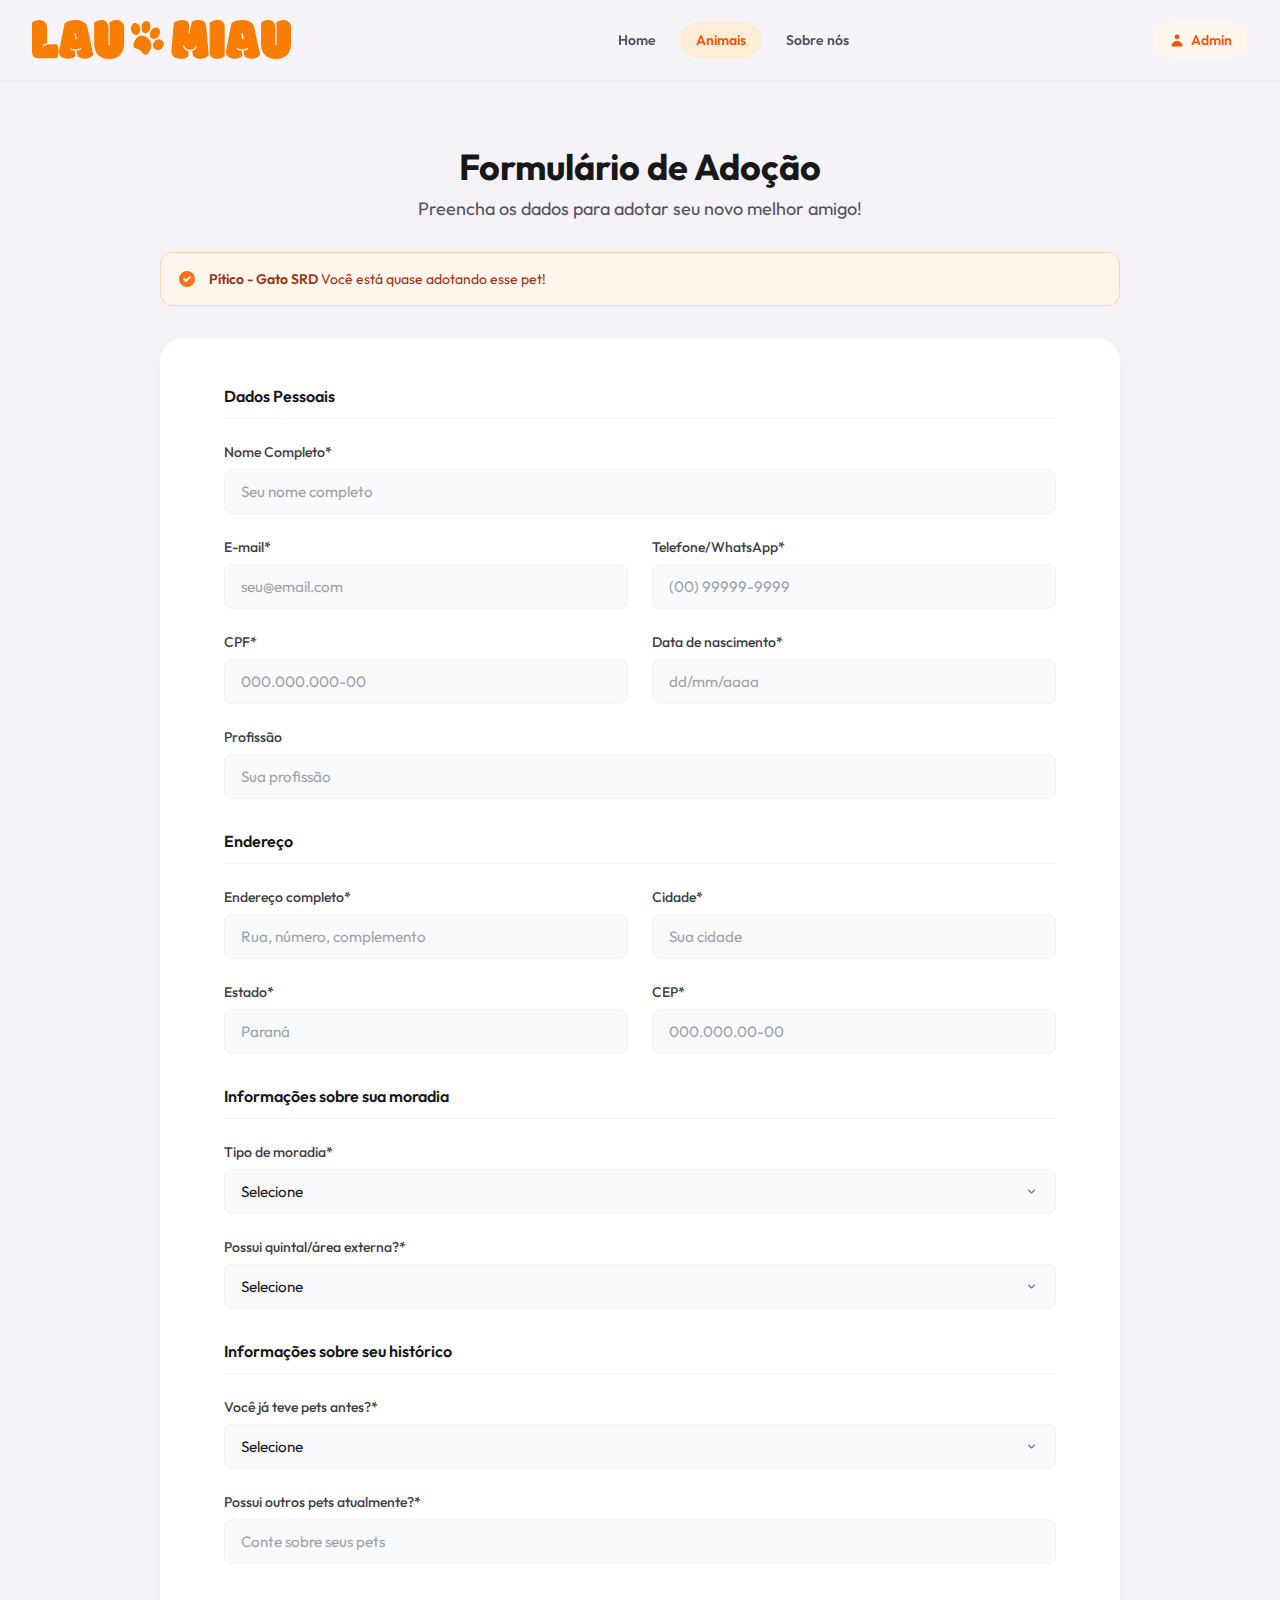
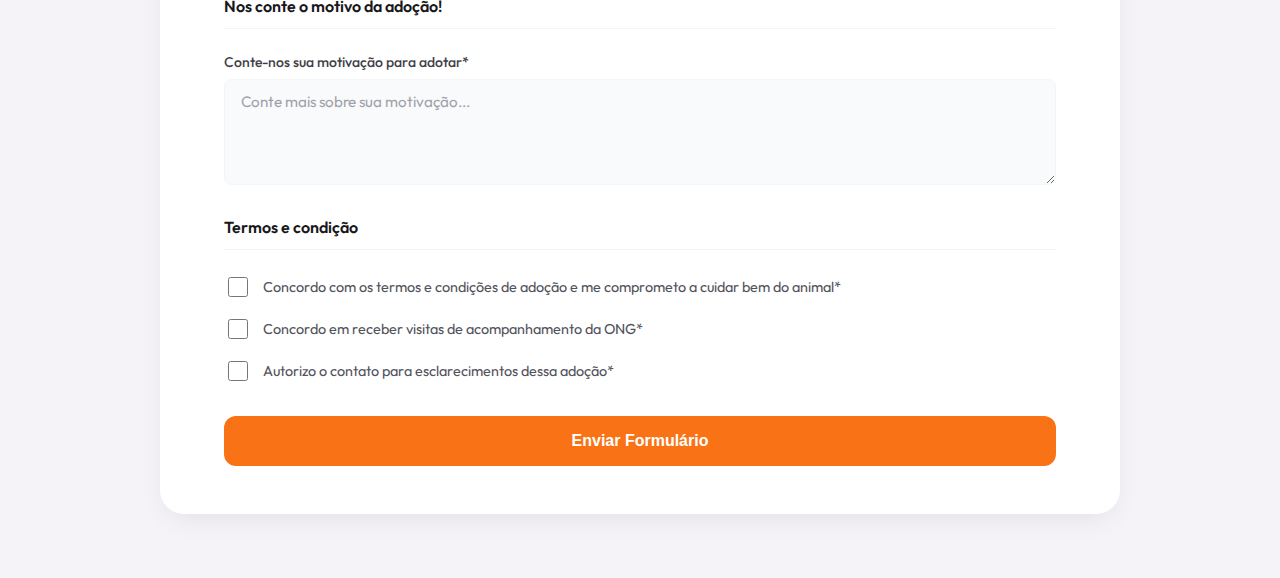
<file: src/pet-detalhe/formulario.html>
<!DOCTYPE html>
<html lang="pt-BR">
<head>
    <meta charset="UTF-8">
    <meta name="viewport" content="width=device-width, initial-scale=1.0">
    <title>Formulário de Adoção - LAU & MIAU</title>

    <link rel="preconnect" href="https://fonts.googleapis.com">
    <link rel="preconnect" href="https://fonts.gstatic.com" crossorigin>
    <link href="https://fonts.googleapis.com/css2?family=Outfit:wght@400;500;600;700;800&display=swap" rel="stylesheet">
    
    <link rel="stylesheet" href="formulario.css">
</head>
<body>

    <header class="main-header">
        <nav class="nav-container">
            <div class="nav-content">
                <a href="index.html" class="logo-link" title="Página Inicial">
                    <img class="logo-img" src="/public/img/logo.svg" alt="LAU & MIAU">
                </a>
                <div class="nav-links">
                    <a href="index.html" class="nav-link">Home</a>
                    <a href="animais.html" class="nav-link nav-link-active">Animais</a>
                    <a href="sobre-nos.html" class="nav-link">Sobre nós</a>
                </div>
                <div class="admin-button-container">
                    <a href="#" class="admin-link">
                        <svg xmlns="http://www.w3.org/2000/svg" viewBox="0 0 20 20" fill="currentColor"><path fill-rule="evenodd" d="M10 9a3 3 0 100-6 3 3 0 000 6zm-7 9a7 7 0 1114 0H3z" clip-rule="evenodd" /></svg>
                        Admin
                    </a>
                </div>
            </div>
        </nav>
    </header>

    <main class="main-container">
        <div class="form-header">
            <h1>Formulário de Adoção</h1>
            <p>Preencha os dados para adotar seu novo melhor amigo!</p>
        </div>

        <div class="pet-banner">
            <svg xmlns="http://www.w3.org/2000/svg" viewBox="0 0 20 20" fill="currentColor">
                <path fill-rule="evenodd" d="M10 18a8 8 0 100-16 8 8 0 000 16zm3.707-9.293a1 1 0 00-1.414-1.414L9 10.586 7.707 9.293a1 1 0 00-1.414 1.414l2 2a1 1 0 001.414 0l4-4z" clip-rule="evenodd" />
            </svg>
            <p><strong>Pítico - Gato SRD</strong> Você está quase adotando esse pet!</p>
        </div>

        <form id="adoption-form" class="form-card" action="https://docs.google.com/forms/d/e/1FAIpQLScBtBRVicxq4TFRQNfS0BoXHNV7O59H78_GOFFHiYd_u7RCtA/formResponse" method="POST" target="hidden_iframe">

            <fieldset class="form-section">
                <legend class="form-section-title">Dados Pessoais</legend>
                <div class="form-grid grid-cols-2">
                    <div class="form-group span-2">
                        <label for="nome-completo" class="form-label">Nome Completo*</label>
                        <input type="text" id="nome-completo" name="entry.32427412" class="form-input" placeholder="Seu nome completo" required>
                    </div>
                    <div class="form-group">
                        <label for="email" class="form-label">E-mail*</label>
                        <input type="email" id="email" name="entry.1849788740" class="form-input" placeholder="seu@email.com" required>
                    </div>
                    <div class="form-group">
                        <label for="telefone" class="form-label">Telefone/WhatsApp*</label>
                        <input type="tel" id="telefone" name="entry.29110349" class="form-input" placeholder="(00) 99999-9999" required>
                    </div>
                    <div class="form-group">
                        <label for="cpf" class="form-label">CPF*</label>
                        <input type="text" id="cpf" name="entry.1024504549" class="form-input" placeholder="000.000.000-00" required>
                    </div>
                    <div class="form-group">
                        <label for="data-nascimento" class="form-label">Data de nascimento*</label>
                        <input type="text" id="data-nascimento" name="entry.550721959" class="form-input" placeholder="dd/mm/aaaa" required>
                    </div>
                    <div class="form-group span-2">
                        <label for="profissao" class="form-label">Profissão</label>
                        <input type="text" id="profissao" name="entry.1529263351" class="form-input" placeholder="Sua profissão">
                    </div>
                </div>
            </fieldset>

            <fieldset class="form-section">
                <legend class="form-section-title">Endereço</legend>
                <div class="form-grid grid-cols-2">
                    <div class="form-group">
                        <label for="endereco" class="form-label">Endereço completo*</label>
                        <input type="text" id="endereco" name="entry.2109716840" class="form-input" placeholder="Rua, número, complemento" required>
                    </div>
                     <div class="form-group">
                        <label for="cidade" class="form-label">Cidade*</label>
                        <input type="text" id="cidade" name="entry.299413147" class="form-input" placeholder="Sua cidade" required>
                    </div>
                    <div class="form-group">
                        <label for="estado" class="form-label">Estado*</label>
                        <input type="text" id="estado" name="entry.1668758760" class="form-input" placeholder="Paraná" required>
                    </div>
                    <div class="form-group">
                        <label for="cep" class="form-label">CEP*</label>
                        <input type="text" id="cep" name="entry.882113415" class="form-input" placeholder="000.000.00-00" required>
                    </div>
                </div>
            </fieldset>

            <fieldset class="form-section">
                <legend class="form-section-title">Informações sobre sua moradia</legend>
                <div class="form-grid grid-cols-1">
                    <div class="form-group">
                        <label for="tipo-moradia" class="form-label">Tipo de moradia*</label>
                        <select id="tipo-moradia" name="entry.1367609750" class="form-select" required>
                            <option value="" disabled selected>Selecione</option>
                            <option value="Casa">Casa</option>
                            <option value="Apartamento">Apartamento</option>
                            <option value="Chácara/Sítio">Chácara/Sítio</option>
                        </select>
                    </div>
                    <div class="form-group">
                        <label for="area-externa" class="form-label">Possui quintal/área externa?*</label>
                        <select id="area-externa" name="entry.647459675" class="form-select" required>
                            <option value="" disabled selected>Selecione</option>
                            <option value="Sim">Sim</option>
                            <option value="Não">Não</option>
                        </select>
                    </div>
                </div>
            </fieldset>

            <fieldset class="form-section">
                <legend class="form-section-title">Informações sobre seu histórico</legend>
                <div class="form-grid grid-cols-1">
                    <div class="form-group">
                        <label for="pets-anteriores" class="form-label">Você já teve pets antes?*</label>
                        <select id="pets-anteriores" name="entry.740474914" class="form-select" required>
                            <option value="" disabled selected>Selecione</option>
                            <option value="Sim">Sim</option>
                            <option value="Não, será meu primeiro pet">Não, será meu primeiro pet</option>
                        </select>
                    </div>
                    <div class="form-group">
                        <label for="pets-atuais" class="form-label">Possui outros pets atualmente?*</label>
                        <input type="text" id="pets-atuais" name="entry.781422130" class="form-input" placeholder="Conte sobre seus pets" required>
                    </div>
                </div>
            </fieldset>

            <fieldset class="form-section">
                <legend class="form-section-title">Nos conte o motivo da adoção!</legend>
                <div class="form-grid grid-cols-1">
                    <div class="form-group">
                        <label for="motivo-adocao" class="form-label">Conte-nos sua motivação para adotar*</label>
                        <textarea id="motivo-adocao" name="entry.1402518212" class="form-textarea" rows="4" placeholder="Conte mais sobre sua motivação..." required></textarea>
                    </div>
                </div>
            </fieldset>
            
            <fieldset class="form-section terms-section">
                <legend class="form-section-title">Termos e condição</legend>
                <div class="checkbox-group">
                    <input type="checkbox" id="termo-1" name="ENTRY_TERMO_1_AQUI" value="Concordo com os termos e condições" required>
                    <label for="termo-1">Concordo com os termos e condições de adoção e me comprometo a cuidar bem do animal*</label>
                </div>
                <div class="checkbox-group">
                    <input type="checkbox" id="termo-2" name="ENTRY_TERMO_2_AQUI" value="Concordo em receber visitas">
                    <label for="termo-2">Concordo em receber visitas de acompanhamento da ONG*</label>
                </div>
                <div class="checkbox-group">
                    <input type="checkbox" id="termo-3" name="ENTRY_TERMO_3_AQUI" value="Autorizo o contato">
                    <label for="termo-3">Autorizo o contato para esclarecimentos dessa adoção*</label>
                </div>
            </fieldset>

            <button type="submit" class="submit-button">Enviar Formulário</button>
            
        </form>
    </main>

    <iframe name="hidden_iframe" id="hidden_iframe" style="display:none;"></iframe>

    <footer class="main-footer">
        </footer>
    
    <script src="formulario.js"></script>
</body>
</html>
</file>
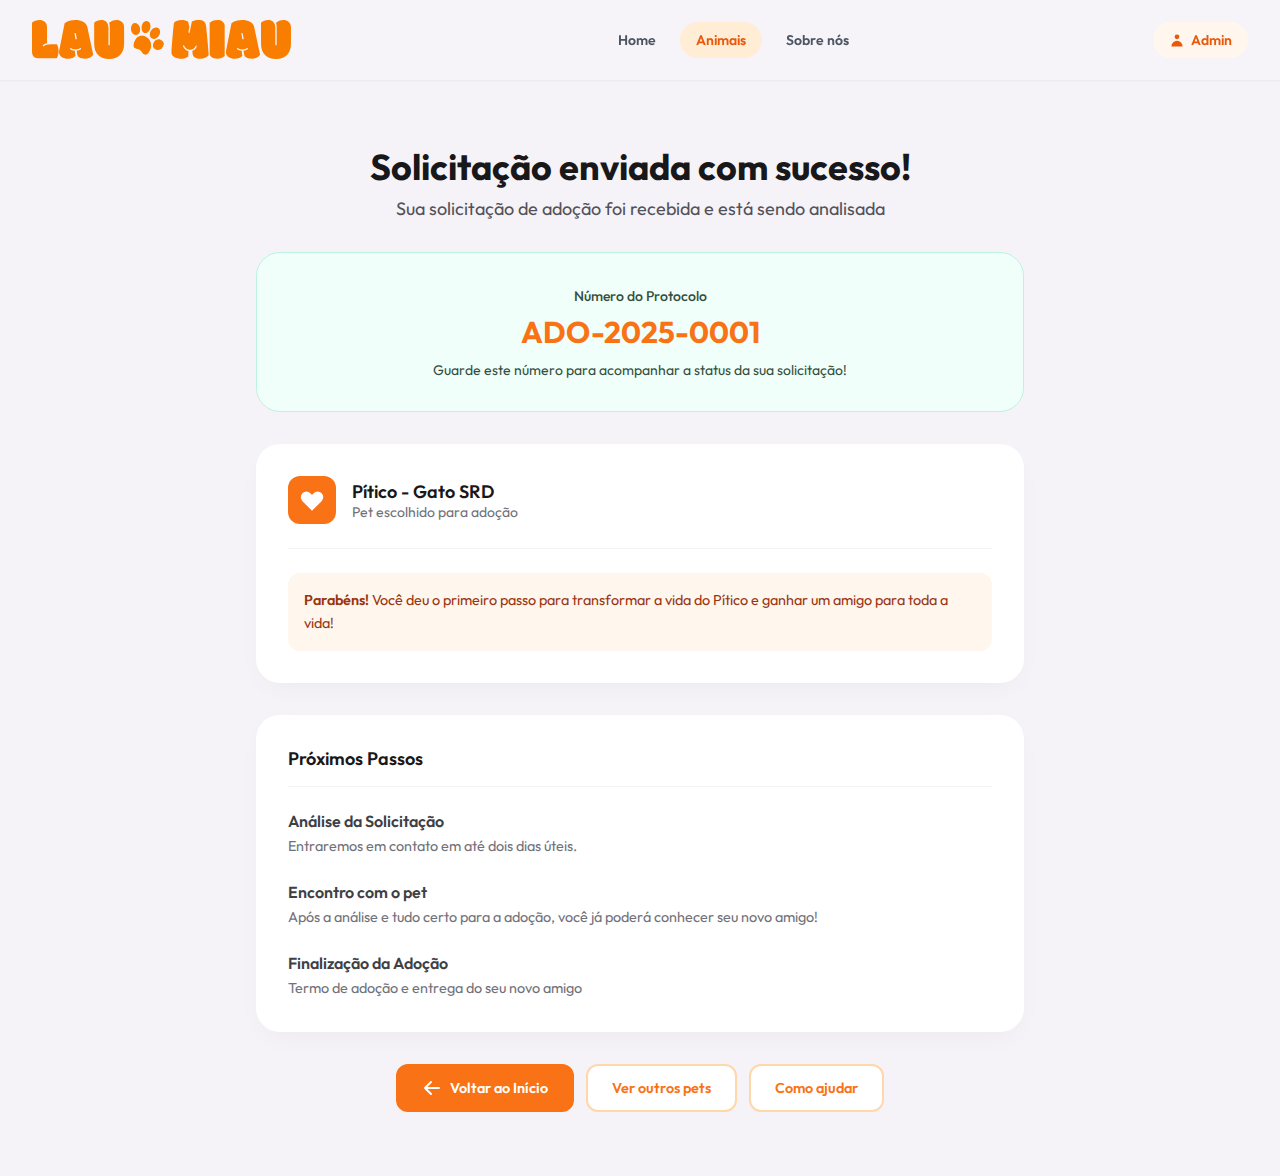
<file: src/pet-detalhe/obrigado.html>
<!DOCTYPE html>
<html lang="pt-BR">
<head>
    <meta charset="UTF-8">
    <meta name="viewport" content="width=device-width, initial-scale=1.0">
    <title>Solicitação Enviada - LAU & MIAU</title>

    <link rel="preconnect" href="https://fonts.googleapis.com">
    <link rel="preconnect" href="https://fonts.gstatic.com" crossorigin>
    <link href="https://fonts.googleapis.com/css2?family=Outfit:wght@400;500;600;700;800&display=swap" rel="stylesheet">
    
    <link rel="stylesheet" href="obrigado.css">
</head>
<body>

    <header class="main-header">
        <nav class="nav-container">
            <div class="nav-content">
                <a href="index.html" class="logo-link" title="Página Inicial">
                    <img class="logo-img" src="/public/img/logo.svg" alt="LAU & MIAU">
                </a>
                <div class="nav-links">
                    <a href="index.html" class="nav-link">Home</a>
                    <a href="animais.html" class="nav-link nav-link-active">Animais</a>
                    <a href="sobre-nos.html" class="nav-link">Sobre nós</a>
                </div>
                <div class="admin-button-container">
                    <a href="#" class="admin-link">
                        <svg xmlns="http://www.w3.org/2000/svg" viewBox="0 0 20 20" fill="currentColor"><path fill-rule="evenodd" d="M10 9a3 3 0 100-6 3 3 0 000 6zm-7 9a7 7 0 1114 0H3z" clip-rule="evenodd" /></svg>
                        Admin
                    </a>
                </div>
            </div>
        </nav>
    </header>

    <main class="main-container">
        
        <div class="confirmation-header">
            <h1>Solicitação enviada com sucesso!</h1>
            <p>Sua solicitação de adoção foi recebida e está sendo analisada</p>
        </div>

        <div class="protocol-card">
            <span class="protocol-title">Número do Protocolo</span>
            <h2 id="protocol-number" class="protocol-number">ADO-2025-0001</h2>
            <span class="protocol-note">Guarde este número para acompanhar a status da sua solicitação!</span>
        </div>

        <div class="info-card pet-card">
            <div class="pet-header">
                <div class="pet-icon">
                    <svg xmlns="http://www.w3.org/2000/svg" viewBox="0 0 20 20" fill="currentColor">
                        <path fill-rule="evenodd" d="M3.172 5.172a4 4 0 015.656 0L10 6.343l1.172-1.171a4 4 0 115.656 5.656L10 17.657l-6.828-6.829a4 4 0 010-5.656z" clip-rule="evenodd" />
                    </svg>
                </div>
                <div class="pet-info">
                    <h3>Pítico - Gato SRD</h3>
                    <p>Pet escolhido para adoção</p>
                </div>
            </div>
            <div class="pet-congrats">
                <p><strong>Parabéns!</strong> Você deu o primeiro passo para transformar a vida do Pítico e ganhar um amigo para toda a vida!</p>
            </div>
        </div>

        <div class="info-card steps-card">
            <h3>Próximos Passos</h3>
            <div class="step-item">
                <h4>Análise da Solicitação</h4>
                <p>Entraremos em contato em até dois dias úteis.</p>
            </div>
            <div class="step-item">
                <h4>Encontro com o pet</h4>
                <p>Após a análise e tudo certo para a adoção, você já poderá conhecer seu novo amigo!</p>
            </div>
            <div class="step-item">
                <h4>Finalização da Adoção</h4>
                <p>Termo de adoção e entrega do seu novo amigo</p>
            </div>
        </div>

        <div class="button-bar">
            <a href="index.html" class="btn btn-primary">
                <svg xmlns="http://www.w3.org/2000/svg" viewBox="0 0 20 20" fill="currentColor">
                    <path fill-rule="evenodd" d="M9.707 16.707a1 1 0 01-1.414 0l-6-6a1 1 0 010-1.414l6-6a1 1 0 011.414 1.414L5.414 9H17a1 1 0 110 2H5.414l4.293 4.293a1 1 0 010 1.414z" clip-rule="evenodd" />
                </svg>
                Voltar ao Início
            </a>
            <a href="animais.html" class="btn btn-secondary">Ver outros pets</a>
            <a href="#" class="btn btn-secondary">Como ajudar</a>
        </div>

    </main>

    <footer class="main-footer">
        </footer>
    
    <script src="obrigado.js"></script>
</body>
</html>
</file>
<file: src/pet-detalhe/formulario.css>
/* === CONFIGURAÇÃO GERAL === */
body {
    background-color: #F6F3F8; /* Fundo roxo/cinza claro da página */
    font-family: 'Outfit', 'sans-serif';
    -webkit-font-smoothing: antialiased;
    -moz-osx-font-smoothing: grayscale;
    color: #3f3f46; 
    margin: 0;
    padding: 0;
}

/* Classe utilitária para leitores de tela */
.sr-only {
    position: absolute;
    width: 1px;
    height: 1px;
    padding: 0;
    margin: -1px;
    overflow: hidden;
    clip: rect(0, 0, 0, 0);
    white-space: nowrap;
    border-width: 0;
}


/* ==========================================================================
   ESTILOS REUTILIZADOS (CABEÇALHO)
==========================================================================
*/

.main-header {
    position: sticky;
    top: 0;
    background-color: rgba(246, 243, 248, 0.95); 
    backdrop-filter: blur(4px);
    box-shadow: 0 1px 2px 0 rgb(0 0 0 / 0.05);
    z-index: 50;
    position: relative; 
}

.nav-container {
    max-width: 80rem; 
    margin-left: auto;
    margin-right: auto;
    padding-left: 1rem;
    padding-right: 1rem;
}

.nav-content {
    display: flex;
    justify-content: space-between;
    align-items: center;
    height: 5rem; 
}

.logo-link {
    flex-shrink: 0;
    display: flex;
    align-items: center;
}

.logo-img {
    height: 2.5rem; 
    width: auto;
}

.nav-links {
    display: none; 
}

.nav-link {
    color: rgb(75 85 99); 
    display: inline-flex;
    align-items: center;
    padding: 0.5rem 1rem;
    border-radius: 9999px; 
    font-size: 0.875rem; 
    line-height: 1.25rem;
    font-weight: 600; 
    transition: color 150ms cubic-bezier(0.4, 0, 0.2, 1), background-color 150ms cubic-bezier(0.4, 0, 0.2, 1);
    text-decoration: none;
}

.nav-link:hover {
    background-color: rgb(243 244 246); 
}

.nav-link-active {
    background-color: #ffedd5; 
    color: #ea580c; 
}

.nav-link-active:hover {
    background-color: #ffedd5; 
}

.admin-button-container {
    display: flex;
    align-items: center;
}

.admin-link {
    display: flex;
    align-items: center;
    background-color: #fff7ed; 
    color: #ea580c; 
    border-radius: 9999px;
    padding: 0.5rem 1rem;
    font-size: 0.875rem;
    line-height: 1.25rem;
    font-weight: 600;
    transition: background-color 150ms cubic-bezier(0.4, 0, 0.2, 1);
    text-decoration: none;
}

.admin-link:hover {
    background-color: #ffedd5; 
}

.admin-link svg {
    height: 1rem;
    width: 1rem;
    margin-right: 0.375rem; 
}

/* ==========================================================================
   NOVOS ESTILOS (PÁGINA DO FORMULÁRIO)
==========================================================================
*/

.main-container {
    max-width: 60rem; /* 960px */
    margin: 2rem auto; /* Centraliza e adiciona espaço */
    padding: 0 1rem;
}

.form-header {
    text-align: center;
    margin-bottom: 2rem;
}

.form-header h1 {
    font-size: 2.25rem; /* 36px */
    font-weight: 700;
    color: #18181b;
    margin: 0;
}

.form-header p {
    font-size: 1.125rem; /* 18px */
    color: #52525b;
    margin-top: 0.5rem;
}

.pet-banner {
    display: flex;
    align-items: center;
    gap: 0.75rem;
    background-color: #FFF7ED; /* brand-orange-50 */
    border: 1px solid #FED7AA; /* brand-orange-200 */
    border-radius: 0.75rem; /* 12px */
    padding: 1rem;
    margin-bottom: 2rem;
}

.pet-banner svg {
    width: 1.25rem;
    height: 1.25rem;
    color: #F97316; /* brand-orange-500 */
    flex-shrink: 0;
}

.pet-banner p {
    margin: 0;
    font-size: 0.875rem;
    color: #9A3412; /* brand-orange-800 */
}
.pet-banner p strong {
    font-weight: 600;
}

.form-card {
    background-color: #ffffff;
    border-radius: 1.5rem; /* 24px */
    padding: 2.5rem;
    box-shadow: 0 10px 30px -10px rgba(0, 0, 0, 0.1);
}

.form-section {
    border: none;
    padding: 0;
    margin: 0 0 2rem 0;
}

.form-section:last-of-type {
    margin-bottom: 0;
}

.form-section-title {
    font-size: 1rem;
    font-weight: 600;
    color: #18181b;
    padding: 0;
    margin-bottom: 1.5rem;
    border-bottom: 1px solid #f4f4f5;
    padding-bottom: 0.75rem;
    width: 100%;
}

.form-grid {
    display: grid;
    gap: 1.5rem;
}
.grid-cols-1 {
    grid-template-columns: 1fr;
}
.grid-cols-2 {
    grid-template-columns: 1fr; /* Default mobile */
}

.form-group {
    display: flex;
    flex-direction: column;
}

/* Inputs, Selects, Textareas */
.form-label {
    font-size: 0.875rem; /* 14px */
    font-weight: 500;
    color: #3f3f46;
    margin-bottom: 0.5rem;
}

.form-input,
.form-select,
.form-textarea {
    background-color: #F9FAFB; /* Cinza bem claro */
    border: 1px solid #F3F4F6; /* Borda quase invisível */
    border-radius: 0.5rem; /* 8px */
    padding: 0.75rem 1rem;
    font-size: 0.95rem;
    color: #18181b;
    font-family: 'Outfit', 'sans-serif';
}

.form-input::placeholder,
.form-textarea::placeholder {
    color: #a1a1aa;
}

.form-input:focus,
.form-select:focus,
.form-textarea:focus {
    outline: none;
    border-color: #f97316;
    background-color: #ffffff;
    box-shadow: 0 0 0 2px #FFEDD5;
}

.form-select {
    /* Aparência para a seta do select */
    appearance: none;
    background-image: url("data:image/svg+xml,%3Csvg xmlns='http://www.w3.org/2000/svg' fill='none' viewBox='0 0 20 20'%3E%3Cpath stroke='%236B7280' stroke-linecap='round' stroke-linejoin='round' stroke-width='1.5' d='M6 8l4 4 4-4'/%3E%3C/svg%3E");
    background-position: right 1rem center;
    background-repeat: no-repeat;
    background-size: 1em;
}

.form-textarea {
    resize: vertical;
    min-height: 80px;
}

/* Checkboxes */
.terms-section {
    display: flex;
    flex-direction: column;
    gap: 1rem;
}

.checkbox-group {
    display: flex;
    align-items: center;
    gap: 0.75rem;
}
.checkbox-group input[type="checkbox"] {
    width: 1.25rem;
    height: 1.25rem;
    border-radius: 0.25rem;
    border: 1px solid #D1D5DB;
    accent-color: #f97316;
}
.checkbox-group label {
    font-size: 0.9rem;
    color: #52525b;
}

/* Botão de Envio */
.submit-button {
    display: flex;
    align-items: center;
    justify-content: center;
    gap: 0.75rem;
    width: 100%;
    background-color: #F97316; 
    color: #ffffff;
    font-size: 1rem; 
    font-weight: 700;
    padding: 1rem; 
    border: none;
    border-radius: 0.75rem; /* 12px */
    cursor: pointer;
    text-decoration: none;
    transition: all 150ms ease;
    margin-top: 2rem;
}
.submit-button:hover {
    background-color: #EA580C; 
    transform: translateY(-2px);
    box-shadow: 0 4px 15px rgba(249, 115, 22, 0.2);
}

/* ==========================================================================
   ESTILOS REUTILIZADOS (RODAPÉ)
==========================================================================
*/
/* ... (Cole o CSS do seu .main-footer, .footer-container, etc. aqui) ... */
.main-footer {
    background-color: #fff7ed; /* brand-orange-50 */
    margin-top: 4rem; 
    position: relative;
    width: 100%;
}
.footer-container{max-width:80rem;margin-left:auto;margin-right:auto;padding:4rem 1rem}.footer-grid{display:grid;grid-template-columns:repeat(1,minmax(0,1fr));gap:3rem}.footer-description{margin-top:1rem;color:rgb(75 85 99);font-size:.875rem;line-height:1.625}.footer-socials{display:flex;column-gap:1rem;margin-top:1.5rem}.social-link{color:rgb(107 114 128);transition:color 150ms ease-in-out}.social-link:hover{color:#f97316}.social-link svg{width:1.5rem;height:1.5rem}.footer-title{font-size:1.125rem;line-height:1.75rem;font-weight:700;color:rgb(17 24 39);margin-bottom:1rem}.footer-list{list-style:none;padding:0;margin:0}.footer-list li+li{margin-top:.75rem}.footer-link{font-size:.875rem;color:rgb(75 85 99);text-decoration:none;transition:color 150ms ease-in-out}.footer-link:hover{color:#f97316;text-decoration:underline}.footer-contact-item{display:flex;align-items:center;font-size:.875rem;color:rgb(75 85 99)}.footer-contact-item svg{width:1.25rem;height:1.25rem;margin-right:.75rem;color:#fb923c}.footer-newsletter-p{font-size:.875rem;color:rgb(75 85 99);margin-bottom:1rem}.newsletter-form{display:flex;width:100%;max-width:28rem}.newsletter-input{flex:1 1 0%;min-width:0;display:block;width:100%;padding:.625rem 1rem;border-top-left-radius:9999px;border-bottom-left-radius:9999px;border:1px solid rgb(209 213 219);font-size:.875rem}.newsletter-input:focus{border-color:#f97316;outline:none;box-shadow:0 0 0 1px #f97316}.newsletter-button{display:inline-flex;align-items:center;justify-content:center;padding:.625rem 1.25rem;border:1px solid transparent;border-top-right-radius:9999px;border-bottom-right-radius:9999px;box-shadow:0 1px 2px 0 rgb(0 0 0 / .05);font-size:.875rem;font-weight:600;color:#fff;background-color:#f97316;cursor:pointer;transition:background-color 150ms ease-in-out}.newsletter-button:hover{background-color:#ea580c}.newsletter-button:focus{outline:2px solid transparent;outline-offset:2px;box-shadow:0 0 0 2px #f97316}.newsletter-button svg{width:1rem;height:1rem;margin-right:.375rem}.footer-copyright{margin-top:3rem;padding-top:2rem;border-top:1px solid #ffedd5;display:flex;flex-direction:column;justify-content:space-between;align-items:center;font-size:.75rem;color:rgb(107 114 128)}.copyright-text{order:2;margin-top:1rem}.credits-text{order:1}.credits-link{font-weight:500;color:rgb(107 114 128);text-decoration:none;transition:color 150ms ease-in-out}.credits-link:hover{color:#f97316}

/* === MEDIA QUERIES (Responsivo) === */

/* sm: 640px */
@media (min-width: 640px) {
    .nav-container { padding-left: 1.5rem; padding-right: 1.5rem; }
    .nav-links { display: flex; margin-left: 1.5rem; column-gap: 0.5rem; }
    .main-container { padding: 0 1.5rem; margin-top: 3rem; }
    .footer-container { padding-left: 1.5rem; padding-right: 1.5rem; }
    .footer-copyright { flex-direction: row; }
    .copyright-text { order: 1; margin-top: 0; }
    .credits-text { order: 2; }
    
    .grid-cols-2 { grid-template-columns: 1fr 1fr; }
    .span-2 { grid-column: span 2 / span 2; }
}

/* md: 768px */
@media (min-width: 768px) {
    .footer-grid { grid-template-columns: repeat(2, minmax(0, 1fr)); }
}

/* lg: 1024px */
@media (min-width: 1024px) {
    .nav-container { padding-left: 2rem; padding-right: 2rem; }
    .footer-container { padding-left: 2rem; padding-right: 2rem; }
    .footer-grid { grid-template-columns: repeat(4, minmax(0, 1fr)); }
    .main-container { margin-top: 4rem; }
    .form-card { padding: 3rem 4rem; }
}
</file>
<file: src/pet-detalhe/obrigado.css>
/* === CONFIGURAÇÃO GERAL === */
body {
    background-color: #F6F3F8; 
    font-family: 'Outfit', 'sans-serif';
    -webkit-font-smoothing: antialiased;
    -moz-osx-font-smoothing: grayscale;
    color: #3f3f46; 
    margin: 0;
    padding: 0;
}

/* Classe utilitária para leitores de tela */
.sr-only {
    position: absolute;
    width: 1px;
    height: 1px;
    padding: 0;
    margin: -1px;
    overflow: hidden;
    clip: rect(0, 0, 0, 0);
    white-space: nowrap;
    border-width: 0;
}


/* ==========================================================================
   ESTILOS REUTILIZADOS (CABEÇALHO)
==========================================================================
*/

.main-header {
    position: sticky;
    top: 0;
    background-color: rgba(246, 243, 248, 0.95); 
    backdrop-filter: blur(4px);
    box-shadow: 0 1px 2px 0 rgb(0 0 0 / 0.05);
    z-index: 50;
    position: relative; 
}

.nav-container {
    max-width: 80rem; 
    margin-left: auto;
    margin-right: auto;
    padding-left: 1rem;
    padding-right: 1rem;
}

.nav-content {
    display: flex;
    justify-content: space-between;
    align-items: center;
    height: 5rem; 
}

.logo-link {
    flex-shrink: 0;
    display: flex;
    align-items: center;
}

.logo-img {
    height: 2.5rem; 
    width: auto;
}

.nav-links {
    display: none; 
}

.nav-link {
    color: rgb(75 85 99); 
    display: inline-flex;
    align-items: center;
    padding: 0.5rem 1rem;
    border-radius: 9999px; 
    font-size: 0.875rem; 
    line-height: 1.25rem;
    font-weight: 600; 
    transition: color 150ms cubic-bezier(0.4, 0, 0.2, 1), background-color 150ms cubic-bezier(0.4, 0, 0.2, 1);
    text-decoration: none;
}

.nav-link:hover {
    background-color: rgb(243 244 246); 
}

.nav-link-active {
    background-color: #ffedd5; 
    color: #ea580c; 
}

.nav-link-active:hover {
    background-color: #ffedd5; 
}

.admin-button-container {
    display: flex;
    align-items: center;
}

.admin-link {
    display: flex;
    align-items: center;
    background-color: #fff7ed; 
    color: #ea580c; 
    border-radius: 9999px;
    padding: 0.5rem 1rem;
    font-size: 0.875rem;
    line-height: 1.25rem;
    font-weight: 600;
    transition: background-color 150ms cubic-bezier(0.4, 0, 0.2, 1);
    text-decoration: none;
}

.admin-link:hover {
    background-color: #ffedd5; 
}

.admin-link svg {
    height: 1rem;
    width: 1rem;
    margin-right: 0.375rem; 
}

/* ==========================================================================
   NOVOS ESTILOS (PÁGINA DE OBRIGADO)
==========================================================================
*/

.main-container {
    max-width: 48rem; /* 768px */
    margin: 2rem auto; /* Centraliza e adiciona espaço */
    padding: 0 1rem;
}

.confirmation-header {
    text-align: center;
    margin-bottom: 2rem;
}

.confirmation-header h1 {
    font-size: 2.25rem; /* 36px */
    font-weight: 700;
    color: #18181b;
    margin: 0;
}

.confirmation-header p {
    font-size: 1.125rem; /* 18px */
    color: #52525b;
    margin-top: 0.5rem;
}

.protocol-card {
    background-color: #F0FFF9;
    border: 1px solid #BEF2E0;
    border-radius: 1.5rem; /* 24px */
    padding: 2rem;
    text-align: center;
    margin-bottom: 2rem;
}

.protocol-title {
    font-size: 0.875rem; /* 14px */
    font-weight: 500;
    color: #344E41;
}

.protocol-number {
    font-size: 1.875rem; /* 30px */
    font-weight: 700;
    color: #F97316;
    margin: 0.5rem 0;
}

.protocol-note {
    font-size: 0.875rem;
    color: #344E41;
}

.info-card {
    background-color: #ffffff;
    border-radius: 1.5rem; /* 24px */
    padding: 2rem;
    box-shadow: 0 10px 30px -10px rgba(0, 0, 0, 0.05);
    margin-bottom: 2rem;
}

.pet-card .pet-header {
    display: flex;
    align-items: center;
    gap: 1rem;
    padding-bottom: 1.5rem;
    border-bottom: 1px solid #f4f4f5;
}

.pet-card .pet-icon {
    flex-shrink: 0;
    width: 3rem;
    height: 3rem;
    display: grid;
    place-items: center;
    background-color: #F97316;
    border-radius: 0.75rem; /* 12px */
}
.pet-card .pet-icon svg {
    width: 1.75rem;
    height: 1.75rem;
    color: #ffffff;
}

.pet-card .pet-info h3 {
    font-size: 1.125rem;
    font-weight: 600;
    color: #18181b;
    margin: 0;
}
.pet-card .pet-info p {
    font-size: 0.875rem;
    color: #71717a;
    margin: 0;
}

.pet-card .pet-congrats {
    background-color: #FFF7ED;
    border-radius: 0.75rem;
    padding: 1rem;
    margin-top: 1.5rem;
}
.pet-card .pet-congrats p {
    font-size: 0.9rem;
    color: #9A3412;
    margin: 0;
    line-height: 1.6;
}
.pet-card .pet-congrats p strong {
    font-weight: 600;
}

.steps-card h3 {
    font-size: 1.125rem;
    font-weight: 600;
    color: #18181b;
    margin-top: 0;
    margin-bottom: 1.5rem;
    padding-bottom: 1rem;
    border-bottom: 1px solid #f4f4f5;
}

.steps-card .step-item {
    margin-bottom: 1.5rem;
}
.steps-card .step-item:last-child {
    margin-bottom: 0;
}
.steps-card .step-item h4 {
    font-size: 1rem;
    font-weight: 600;
    color: #3f3f46;
    margin: 0 0 0.25rem 0;
}
.steps-card .step-item p {
    font-size: 0.9rem;
    color: #71717a;
    margin: 0;
    line-height: 1.6;
}

.button-bar {
    display: flex;
    flex-direction: column;
    gap: 0.75rem;
    margin-top: 2rem;
}

.btn {
    display: flex;
    align-items: center;
    justify-content: center;
    gap: 0.5rem;
    padding: 0.75rem 1rem;
    font-size: 0.9rem;
    font-weight: 600;
    border-radius: 0.75rem;
    text-decoration: none;
    transition: all 150ms ease-in-out;
    cursor: pointer;
}
.btn svg {
    width: 1.25rem;
    height: 1.25rem;
}

.btn-primary {
    background-color: #F97316;
    color: #ffffff;
    border: 2px solid #F97316;
}
.btn-primary:hover {
    background-color: #EA580C;
    border-color: #EA580C;
    box-shadow: 0 4px 15px rgba(249, 115, 22, 0.2);
    transform: translateY(-2px);
}

.btn-secondary {
    background-color: #ffffff;
    color: #F97316;
    border: 2px solid #FED7AA;
}
.btn-secondary:hover {
    border-color: #F97316;
    color: #EA580C;
    box-shadow: 0 4px 15px rgba(0, 0, 0, 0.05);
    transform: translateY(-2px);
}


/* ==========================================================================
   ESTILOS REUTILIZADOS (RODAPÉ)
==========================================================================
*/
/* ... (Cole o CSS do seu .main-footer, .footer-container, etc. aqui) ... */
.main-footer{background-color:#fff7ed;margin-top:4rem;position:relative;width:100%}.footer-container{max-width:80rem;margin-left:auto;margin-right:auto;padding:4rem 1rem}.footer-grid{display:grid;grid-template-columns:repeat(1,minmax(0,1fr));gap:3rem}.footer-description{margin-top:1rem;color:rgb(75 85 99);font-size:.875rem;line-height:1.625}.footer-socials{display:flex;column-gap:1rem;margin-top:1.5rem}.social-link{color:rgb(107 114 128);transition:color 150ms ease-in-out}.social-link:hover{color:#f97316}.social-link svg{width:1.5rem;height:1.5rem}.footer-title{font-size:1.125rem;line-height:1.75rem;font-weight:700;color:rgb(17 24 39);margin-bottom:1rem}.footer-list{list-style:none;padding:0;margin:0}.footer-list li+li{margin-top:.75rem}.footer-link{font-size:.875rem;color:rgb(75 85 99);text-decoration:none;transition:color 150ms ease-in-out}.footer-link:hover{color:#f97316;text-decoration:underline}.footer-contact-item{display:flex;align-items:center;font-size:.875rem;color:rgb(75 85 99)}.footer-contact-item svg{width:1.25rem;height:1.25rem;margin-right:.75rem;color:#fb923c}.footer-newsletter-p{font-size:.875rem;color:rgb(75 85 99);margin-bottom:1rem}.newsletter-form{display:flex;width:100%;max-width:28rem}.newsletter-input{flex:1 1 0%;min-width:0;display:block;width:100%;padding:.625rem 1rem;border-top-left-radius:9999px;border-bottom-left-radius:9999px;border:1px solid rgb(209 213 219);font-size:.875rem}.newsletter-input:focus{border-color:#f97316;outline:none;box-shadow:0 0 0 1px #f97316}.newsletter-button{display:inline-flex;align-items:center;justify-content:center;padding:.625rem 1.25rem;border:1px solid transparent;border-top-right-radius:9999px;border-bottom-right-radius:9999px;box-shadow:0 1px 2px 0 rgb(0 0 0 / .05);font-size:.875rem;font-weight:600;color:#fff;background-color:#f97316;cursor:pointer;transition:background-color 150ms ease-in-out}.newsletter-button:hover{background-color:#ea580c}.newsletter-button:focus{outline:2px solid transparent;outline-offset:2px;box-shadow:0 0 0 2px #f97316}.newsletter-button svg{width:1rem;height:1rem;margin-right:.375rem}.footer-copyright{margin-top:3rem;padding-top:2rem;border-top:1px solid #ffedd5;display:flex;flex-direction:column;justify-content:space-between;align-items:center;font-size:.75rem;color:rgb(107 114 128)}.copyright-text{order:2;margin-top:1rem}.credits-text{order:1}.credits-link{font-weight:500;color:rgb(107 114 128);text-decoration:none;transition:color 150ms ease-in-out}.credits-link:hover{color:#f97316}

/* === MEDIA QUERIES (Responsivo) === */

/* sm: 640px */
@media (min-width: 640px) {
    .nav-container { padding-left: 1.5rem; padding-right: 1.5rem; }
    .nav-links { display: flex; margin-left: 1.5rem; column-gap: 0.5rem; }
    .main-container { padding: 0 1.5rem; margin-top: 3rem; }
    .footer-container { padding-left: 1.5rem; padding-right: 1.5rem; }
    .footer-copyright { flex-direction: row; }
    .copyright-text { order: 1; margin-top: 0; }
    .credits-text { order: 2; }

    .button-bar {
        flex-direction: row;
        justify-content: center;
    }
    .btn {
        padding: 0.75rem 1.5rem;
    }
}

/* md: 768px */
@media (min-width: 768px) {
    .footer-grid { grid-template-columns: repeat(2, minmax(0, 1fr)); }
    .main-container { margin-top: 4rem; }
}

/* lg: 1024px */
@media (min-width: 1024px) {
    .nav-container { padding-left: 2rem; padding-right: 2rem; }
    .footer-container { padding-left: 2rem; padding-right: 2rem; }
    .footer-grid { grid-template-columns: repeat(4, minmax(0, 1fr)); }
}
</file>
